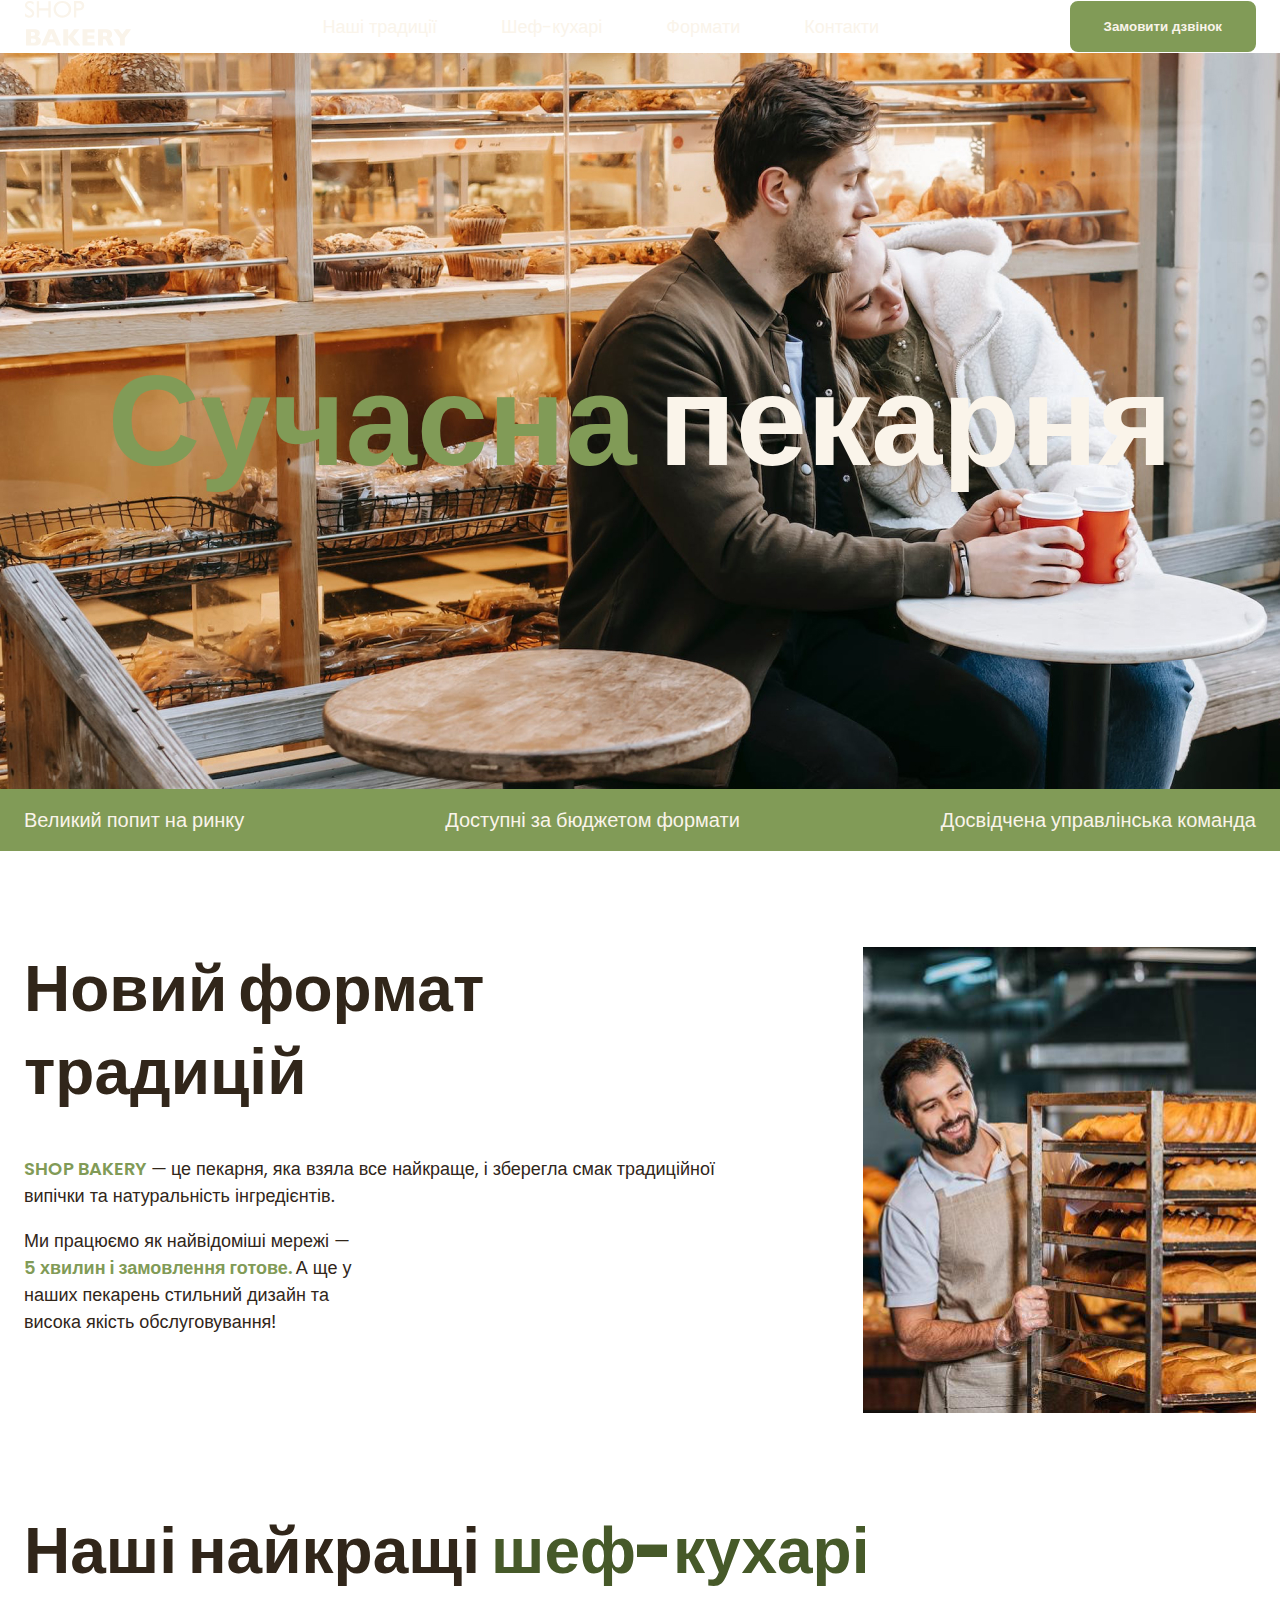
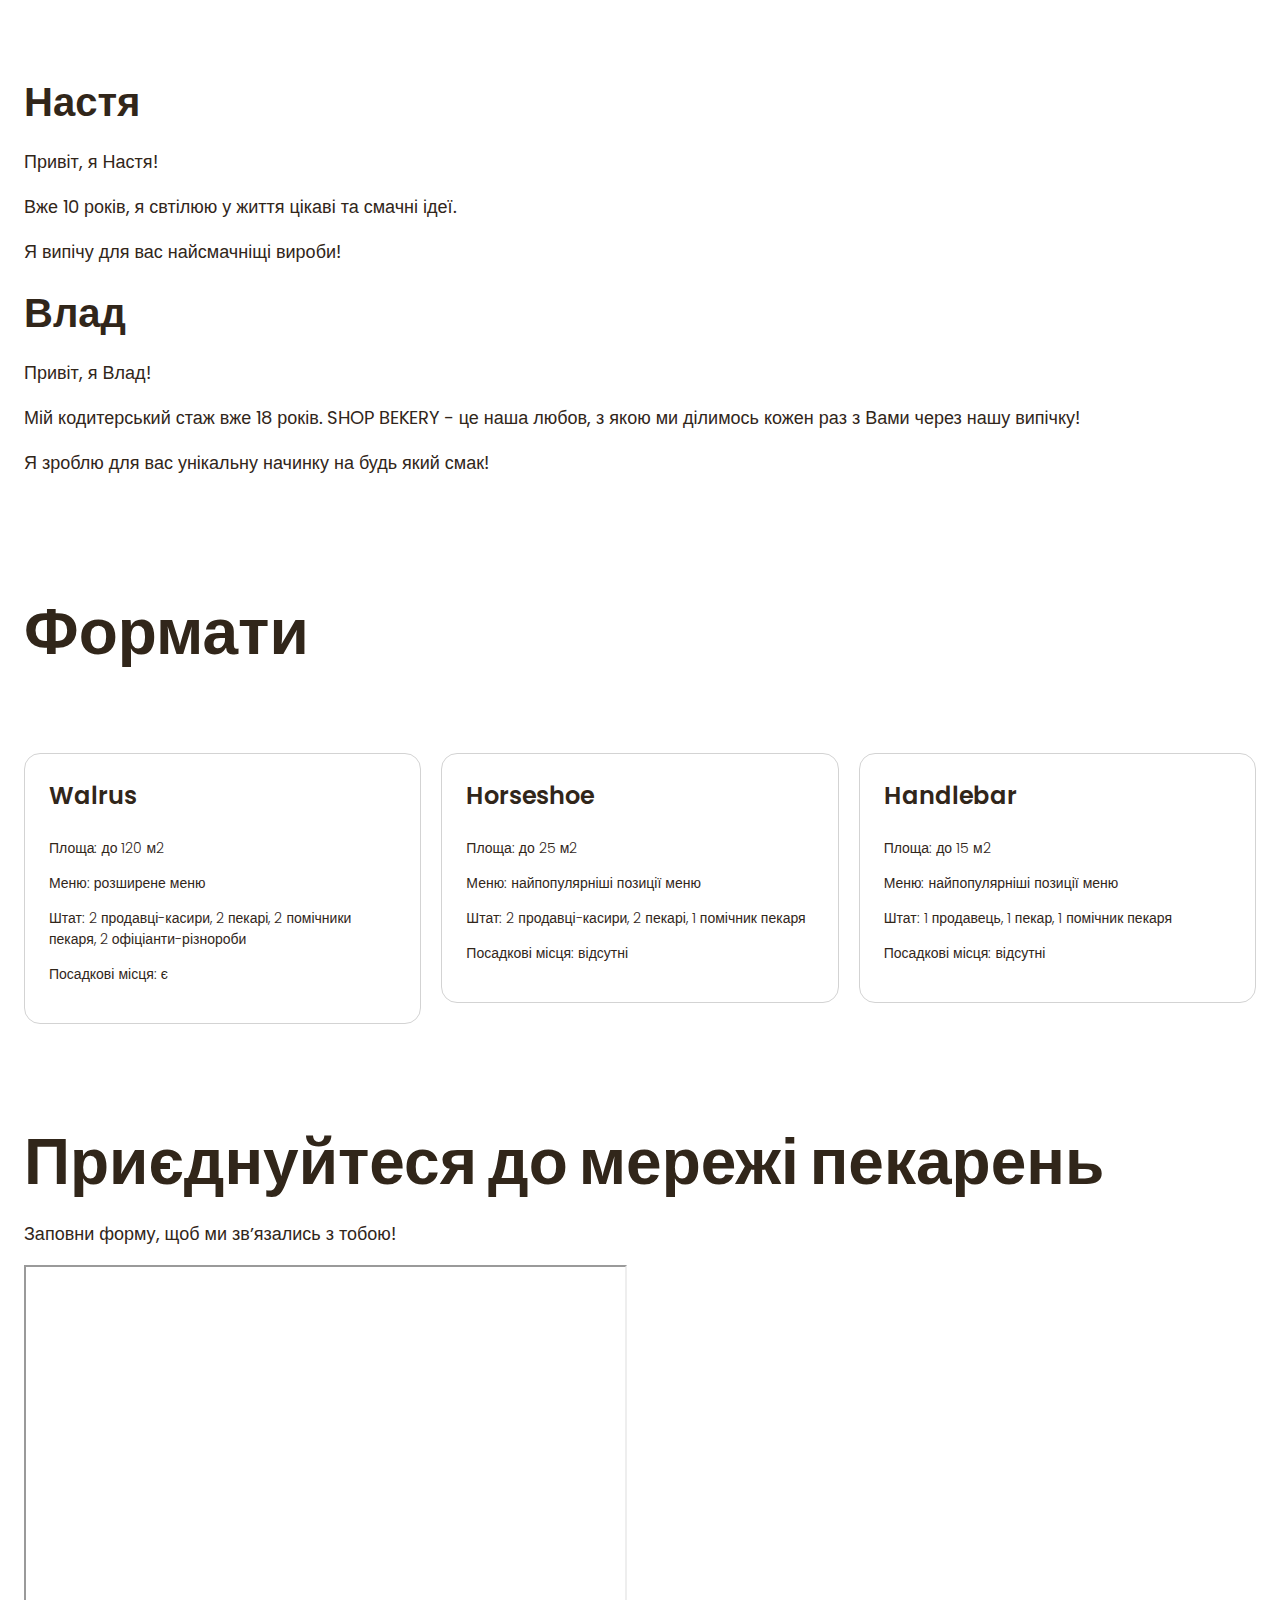
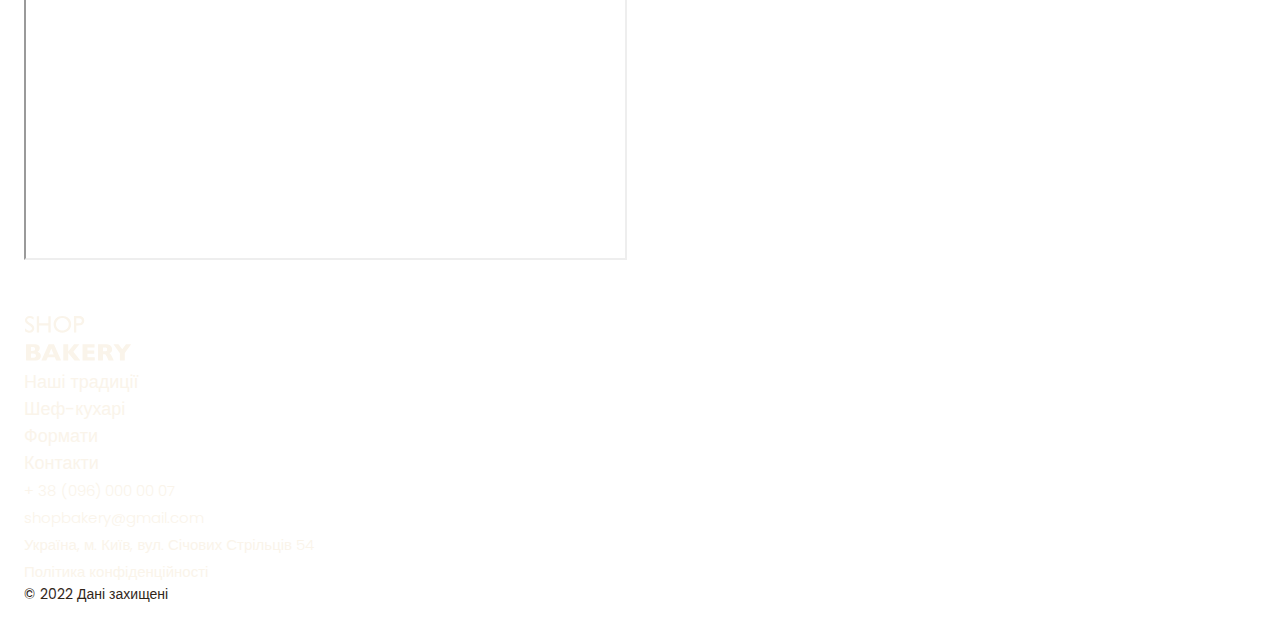
<file: index.html>
<!DOCTYPE html>
<html lang="uk">

<head>
  <meta charset="UTF-8" />
  <meta name="viewport" content="width=device-width, initial-scale=1.0" />
  <title>Сучасна пекарня</title>

  <!-- <style>
    h1 {
      background-color: blueviolet;
    }
  </style> -->

  <!-- Fonts -->
  <!-- <link rel="preconnect" href="https://fonts.googleapis.com">
  <link rel="preconnect" href="https://fonts.gstatic.com" crossorigin>
  <link href="https://fonts.googleapis.com/css2?family=Poppins:wght@300;400;600;900&display=swap" rel="stylesheet"> -->
  <!-- Styles -->
  <link rel="stylesheet" href="./css/styles.css">
</head>

<body>
  <header>
    <div class="container">
      <div class="header-container">
        <nav class="header-nav">
          <a href="/genius-test/">
            <img src="./images/logo.svg" alt="Логотип сучасної пекарні">
          </a>
          <ul class="header-menu">
            <li><a class="link" href="#traditions-section">Наші традиції</a></li>
            <li><a class="link" href="#chefs-section">Шеф-кухарі</a></li>
            <li><a class="link" href="#formats-section">Формати</a></li>
            <li><a class="link" href="#contact-section">Контакти</a></li>
          </ul>
        </nav>
        <button type="button" class="button">Замовити дзвінок</button>
      </div>

    </div>

  </header>

  <main>
    <section class="hero-section">
      <div class="container">
        <h1 class="hero-title"><span class="accent">Сучасна</span> пекарня</h1>
      </div>

    </section>
    <section class="advantages-section">
      <div class="container">
        <h2 class="visually-hidden">Наші переваги</h2>
        <ul class="advantages-list">
          <li class="advantages-item">Великий попит на ринку</li>
          <li class="advantages-item">Доступні за бюджетом формати</li>
          <li class="advantages-item">Досвідчена управлінська команда</li>
        </ul>
      </div>

    </section>
    <section class="traditions-section section" id="traditions-section">
      <div class="container">

        <div class="traditions-container">
          <div class="traditions-content">
            <h2 class="traditions-title section-title">Новий формат традицій</h2>
            <p class="traditions-text">
              <span class="brand uppercase">shop bakery</span> — це пекарня, яка взяла все найкраще, і зберегла смак
              традиційної випічки
              та
              натуральність інгредієнтів.
            </p>
            <p class="traditions-text limited">
              Ми працюємо як найвідоміші мережі — <span class="brand">5 хвилин і замовлення готове. </span> А
              ще у наших
              пекарень стильний
              дизайн та висока якість обслуговування!
            </p>

          </div>
          <img src="./images/baker-man.jpg" alt="Чоловік пекар дивиться на батони із посмішкою">
        </div>

      </div>
    </section>
    <section class="section" id="chefs-section" class="chefs-section">
      <div class="container">
        <h2 class="chefs-title section-title">Наші найкращі <span class="accent">шеф-кухарі</span></h2>
        <ul>
          <li>
            <article>
              <h3 class="chef-title">Настя</h3>
              <p>Привіт, я Настя!</p>
              <p>Вже 10 років, я свтілюю у життя цікаві та смачні ідеї.</p>
              <p>Я випічу для вас найсмачніщі вироби!</p>
            </article>
          </li>
          <li>
            <article>
              <h3 class="chef-title">Влад</h3>
              <p>Привіт, я Влад!</p>
              <p>Мій кодитерський стаж вже 18 років. SHOP BEKERY - це наша любов, з якою ми ділимось кожен раз з Вами
                через нашу випічку!</p>
              <p>Я зроблю для вас унікальну начинку на будь який смак!</p>
            </article>
          </li>
        </ul>
      </div>

    </section>
    <section class="section" id="formats-section">
      <div class="container">
        <h2 class="formats-title section-title">Формати</h2>
        <ul class="formats-list">
          <li class="formats-item">
            <article class="format-card">
              <h3 class="format-title" lang="en">Walrus</h3>
              <div class="format-text">
                <p>Площа: до 120 м2</p>
                <p>Меню: розширене меню</p>
                <p>Штат: 2 продавці-касири, 2 пекарі, 2 помічники пекаря, 2 офіціанти-різнороби</p>
                <p>Посадкові місця: є</p>
              </div>
            </article>
          </li>
          <li class="formats-item">
            <article class="format-card">
              <h3 class="format-title" lang="en">Horseshoe</h3>
              <div class="format-text">
                <p>Площа: до 25 м2</p>
                <p>Меню: найпопулярніші позиції меню</p>
                <p>Штат: 2 продавці-касири, 2 пекарі, 1 помічник пекаря</p>
                <p>Посадкові місця: відсутні</p>
              </div>
            </article>
          </li>
          <li class="formats-item">
            <article class="format-card">
              <h3 class="format-title" lang="en">Handlebar</h3>
              <div class="format-text">
                <p>Площа: до 15 м2</p>
                <p>Меню: найпопулярніші позиції меню</p>
                <p>Штат: 1 продавець, 1 пекар, 1 помічник пекаря</p>
                <p>Посадкові місця: відсутні</p>
              </div>
            </article>
          </li>
        </ul>
      </div>

    </section>
    <section class="section" id="contact-section">
      <div class="container">
        <h2 class="contact-title section-title">Приєднуйтеся до мережі пекарень</h2>
        <p>Заповни форму, щоб ми звʼязались з тобою!</p>
        <iframe
          src="https://www.google.com/maps/embed?pb=!1m18!1m12!1m3!1d2540.1638712576964!2d30.488658576936714!3d50.456673086915174!2m3!1f0!2f0!3f0!3m2!1i1024!2i768!4f13.1!3m3!1m2!1s0x40d4ce637bfe1717%3A0x5370c2254ad1b952!2z0YPQuy4g0KHQtdGH0LXQstGL0YUg0KHRgtGA0LXQu9GM0YbQvtCyLCA1NCwg0JrQuNC10LIsIDAyMDAw!5e0!3m2!1sru!2sua!4v1699630737701!5m2!1sru!2sua"
          width="603" height="595" allowfullscreen="" loading="lazy"
          referrerpolicy="no-referrer-when-downgrade"></iframe>
      </div>

    </section>
  </main>
  <footer>
    <div class="container"><a href="#">
        <img src="./images/logo.svg" alt="Логотип сучасної пекарні">
      </a>
      <nav>
        <ul>
          <li><a class="link" href="#" target="_blank">Наші традиції</a></li>
          <li><a class="link" href="#">Шеф-кухарі</a></li>
          <li><a class="link" href="#">Формати</a></li>
          <li><a class="link" href="#">Контакти</a></li>
        </ul>
      </nav>
      <address>
        <ul>
          <li><a class="address-link" href="tel:+380960000007">+ 38 (096) 000 00 07</a></li>
          <li><a class="address-link" href="mailto:shopbakery@gmail.com">shopbakery@gmail.com</a></li>
          <li><a class="address-link" href="https://maps.app.goo.gl/HBQhws7CQNQugmFo9" target="_blank">Україна, м. Київ,
              вул. Січових Стрільців 54</a></li>

          <li><a href="#"><!--facebook icon--></a></li>
          <li><a href="#"></a><!--instagram icon--></li>
        </ul>
        <a class="address-link" href="#" target="_blank">Політика конфіденційності</a>
        <p class="address-copyright">&copy; 2022 Дані захищені</p>
      </address>
    </div>

  </footer>
</body>

</html>
</file>
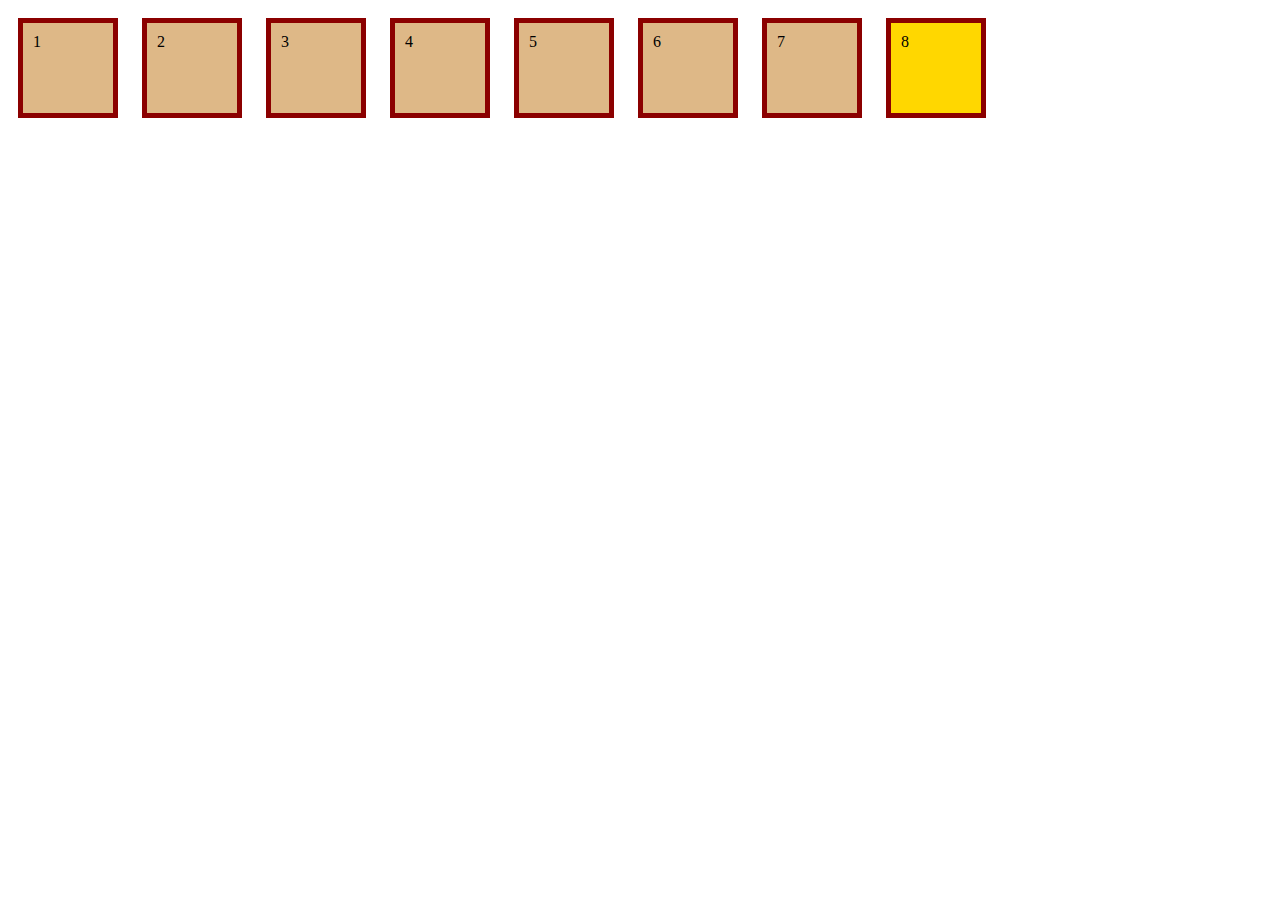
<file: test.html>
<!DOCTYPE html>
<html lang="en">

<head>
    <meta charset="UTF-8">
    <meta name="viewport" content="width=device-width, initial-scale=1.0">
    <title>Test</title>

    <link rel="stylesheet" href="./css/test.css">
</head>

<body>
    <div class="box-parent">
        <div class="box">1</div>
        <div class="box">2</div>
        <div class="box">3</div>
        <div class="box">4</div>
        <div class="box">5</div>
        <div class="box">6</div>
        <div class="box">7</div>
        <div class="box">8</div>


    </div>
</body>

</html>
</file>
<file: css/styles.css>
@font-face {
    font-display: swap;

    font-family: 'Poppins';
    font-style: normal;
    font-weight: 300;
    src: url('../fonts/poppins-v20-latin-300.woff2') format('woff2'),

        url('../fonts/poppins-v20-latin-300.ttf') format('truetype');

}


@font-face {
    font-display: swap;
    font-family: 'Poppins';
    font-style: normal;
    font-weight: 400;
    src: url('../fonts/poppins-v20-latin-regular.woff2') format('woff2'),

        url('../fonts/poppins-v20-latin-regular.ttf') format('truetype');

}


@font-face {
    font-display: swap;

    font-family: 'Poppins';
    font-style: normal;
    font-weight: 600;
    src: url('../fonts/poppins-v20-latin-600.woff2') format('woff2'),

        url('../fonts/poppins-v20-latin-600.ttf') format('truetype');

}

/* poppins-900 - latin */
@font-face {
    font-display: swap;

    font-family: 'Poppins';
    font-style: normal;
    font-weight: 900;
    src: url('../fonts/poppins-v20-latin-900.woff2') format('woff2'),

        url('../fonts/poppins-v20-latin-900.ttf') format('truetype');

}




:root {
    --color-primary-dark: #31261A;
    --color-primary-light: #FAF4EA;
    --color-brand-light: #819B57;
    --color-brand-dark: #465929;
}

/*Base*/

* {
    box-sizing: border-box;
}

body {
    margin: 0;
    color: var(--color-primary-dark);
    font-family: 'Poppins', sans-serif;
    font-size: 18px;
    font-weight: 400;
    line-height: 1.5;
}

h1,
h2,
h3,
h4,
h5,
h6,
p {
    margin-top: 0;
}

address {
    font-style: normal;
}

ul {
    margin: 0;
    padding: 0;
    list-style-type: none;
}

.visually-hidden {
    position: absolute;
    left: -10000px;
    top: auto;
    width: 1px;
    height: 1px;
    overflow: hidden;
}

.section {
    padding: 48px 0;
}

.container {
    width: 100%;
    max-width: 1288px;
    margin: 0 auto;
    padding: 0 24px;
}

/*Button*/
.button {
    padding: 16px 32px;
    color: var(--color-primary-light);
    font-weight: 600;
    background-color: var(--color-brand-light);
    border: 2px solid var(--color-brand-light);
    border-radius: 8px;
    cursor: pointer;
}

.button:hover {
    color: var(--color-brand-dark);
    background-color: transparent;
}


/*Link*/
.link {
    color: var(--color-primary-light);

    text-decoration: none;
}

.link:hover {
    color: var(--color-brand-light);
    /* font-weight: 600; */
}

/* Header */

.header-container {
    display: flex;
    align-items: center;
    gap: 40px;
}

.header-nav {
    flex-grow: 1;
    align-items: center;
    display: flex;
    gap: 40px;
}

.header-menu {
    display: flex;
    gap: 64px;
    flex-grow: 1;
    justify-content: center;
}

/*Hero-section*/

.hero-section {
    padding: 272px 0;
    background-image: url(../images/hero-section-background.jpg);
    background-repeat: no-repeat;
    background-position: center top;
    background-size: cover;
}

.hero-title {
    color: var(--color-primary-light);
    text-align: center;
    font-size: 128px;
    font-weight: 900;
    margin-bottom: 0;
}

.hero-title .accent {
    color: var(--color-brand-light);
}

/*Advantages section*/
.advantages-section {
    padding: 16px 0;
    background-color: var(--color-brand-light);
}

.advantages-list {
    display: flex;
    justify-content: space-between;
    gap: 40px;
    color: var(--color-primary-light);

}

.advantages-item {

    font-size: 20px;
    font-weight: 300;
}

.section-title {
    font-size: 64px;
    font-weight: 900;
    line-height: 1.3;

}

.section-title .accent {
    color: var(--color-brand-dark);
}

/* Traditions section */
.traditions-section {
    padding-top: 96px;
}

.traditions-container {
    display: flex;
    justify-content: space-between;
    gap: 40px;
}

.traditions-content {
    max-width: 710px;
}

.traditions-title {
    margin-bottom: 42px;
}

.traditions-text .brand {
    color: var(--color-brand-light);
    font-weight: 600;
    /* text-transform: uppercase; */
}

.traditions-text .uppercase {
    text-transform: uppercase;
}

.traditions-text.limited {
    max-width: 340px;
}

/* Chefs section */
.chefs-title {
    margin-bottom: 80px;
}

.chef-title {
    margin-bottom: 16px;
    font-size: 40px;
    font-weight: 600;
}

/* Formats section */

.formats-list {

    display: flex;
    flex-wrap: wrap;
    gap: 20px;
}

.formats-item {
    flex-basis: calc((100% - 40px) / 3);
}

.format-card {
    padding: 24px;
    border: 1px solid lightgray;
    /*remove*/
    border-radius: 16px;
}


.formats-title {
    margin-bottom: 80px;
}

.format-title {
    font-size: 24px;
    font-weight: 600;
}

.format-text {
    font-size: 14px;
    font-weight: 300;
}

/* Contact section */
.contact-title {
    margin-bottom: 16px;
}

/* Footer */
.address-link {
    color: var(--color-primary-light);
    font-size: 15px;
    font-weight: 300;
    text-decoration: none;
}

.address-link:hover {
    color: var(--color-brand-light);

}

.address-copyright {
    font-size: 14px;
}
</file>
<file: css/test.css>
.box{
    display: inline-block;
    box-sizing: border-box;
    width: 100px;
    height: 100px;
    background-color: burlywood;
    padding: 10px;
    border: 5px solid darkred;
    margin: 10px;
}

.box:last-child{
    background-color: gold;
}
</file>
